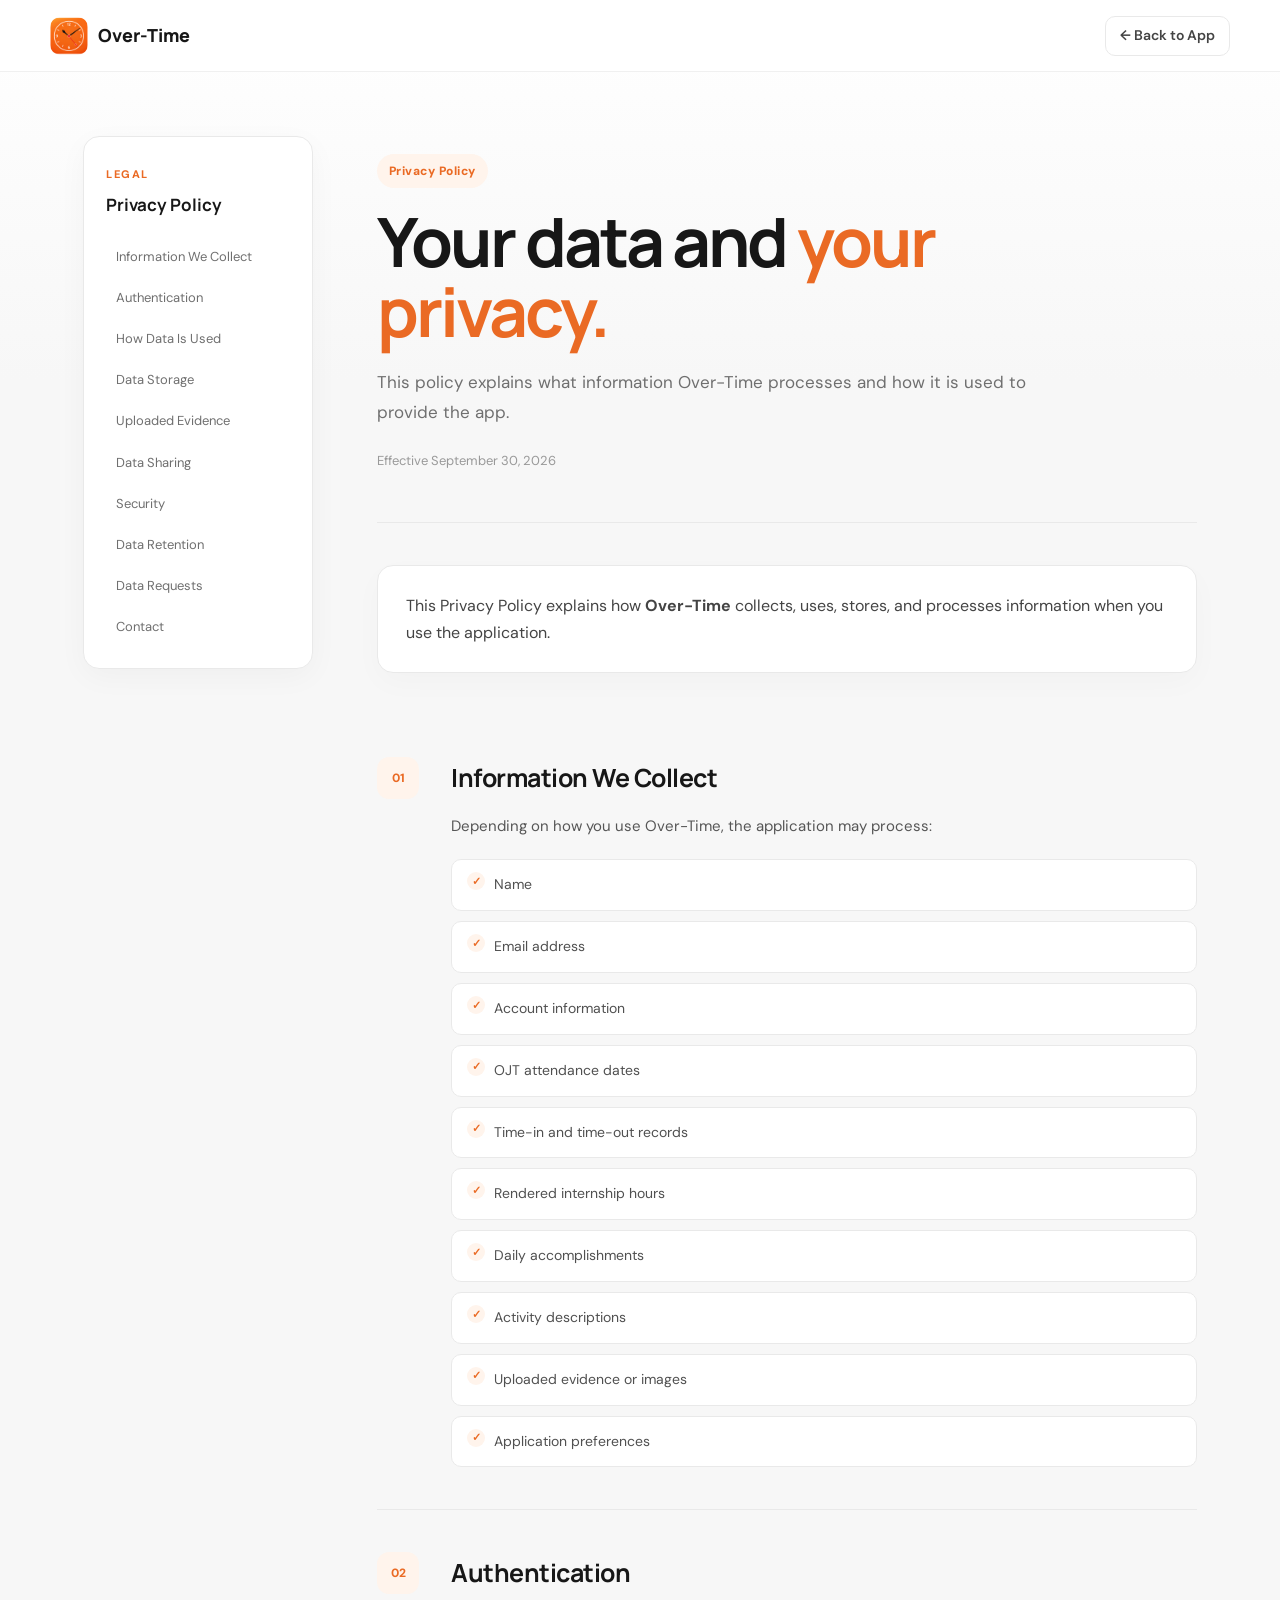
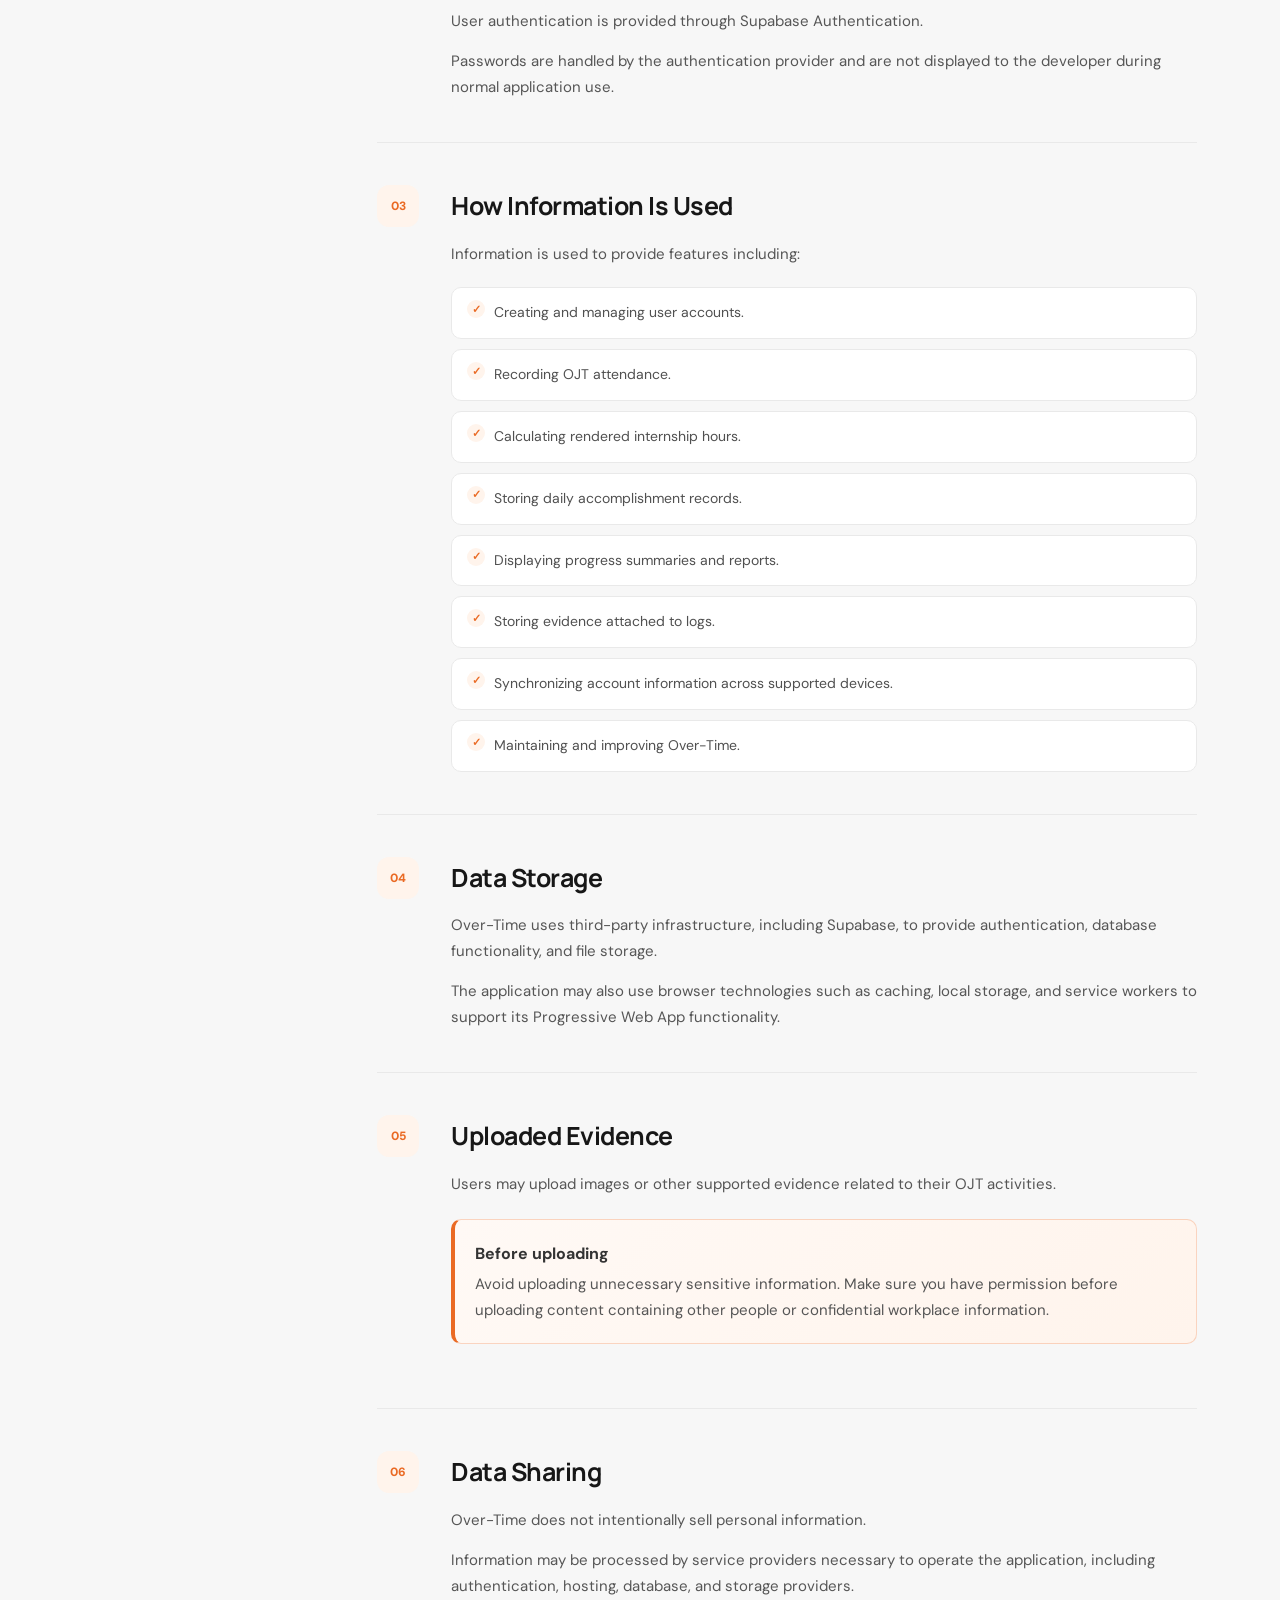
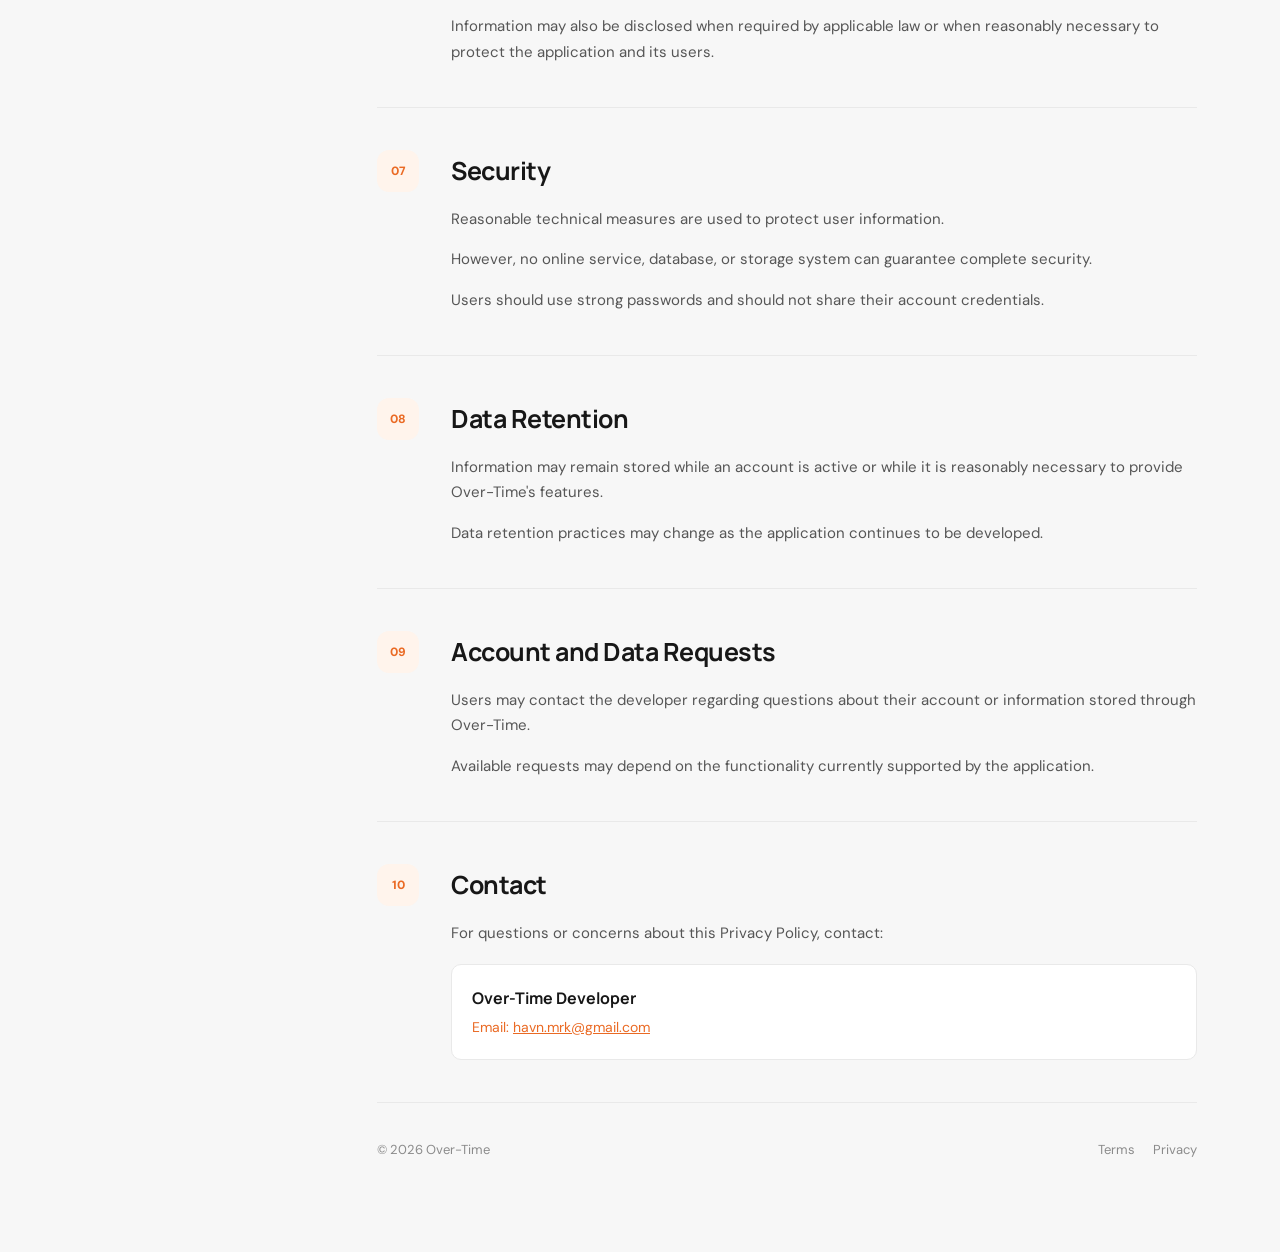
<file: privacy.html>
<!DOCTYPE html>
<html lang="en">

<head>
    <meta charset="UTF-8">

    <meta name="viewport" content="width=device-width, initial-scale=1.0">

    <meta name="theme-color" content="#ea6a24">

    <title>Privacy Policy | Over-Time</title>

    <link rel="icon" type="image/png" href="/icons/icon-192.png">

    <link rel="stylesheet" href="./legal.css">
</head>

<body>

    <header class="legal-navbar">

        <a href="/" class="legal-brand">

            <img src="/icons/icon-192.png" alt="Over-Time logo">

            <span>Over-Time</span>

        </a>

        <a href="/" class="back-link">
            ← Back to App
        </a>

    </header>


    <main class="legal-wrapper">

        <aside class="legal-sidebar">

            <div class="sidebar-card">

                <span class="sidebar-label">
                    LEGAL
                </span>

                <h3>Privacy Policy</h3>

                <nav>
                    <a href="#information">
                        Information We Collect
                    </a>

                    <a href="#authentication">
                        Authentication
                    </a>

                    <a href="#usage">
                        How Data Is Used
                    </a>

                    <a href="#storage">
                        Data Storage
                    </a>

                    <a href="#evidence">
                        Uploaded Evidence
                    </a>

                    <a href="#sharing">
                        Data Sharing
                    </a>

                    <a href="#security">
                        Security
                    </a>

                    <a href="#retention">
                        Data Retention
                    </a>

                    <a href="#requests">
                        Data Requests
                    </a>

                    <a href="#contact">
                        Contact
                    </a>
                </nav>

            </div>

        </aside>


        <article class="legal-content">

            <section class="legal-hero">

                <div class="legal-badge">
                    Privacy Policy
                </div>

                <h1>
                    Your data and
                    <span>your privacy.</span>
                </h1>

                <p>
                    This policy explains what information Over-Time
                    processes and how it is used to provide the app.
                </p>

                <div class="last-updated">
                    Effective September 30, 2026
                </div>

            </section>


            <section class="legal-intro">

                <p>
                    This Privacy Policy explains how
                    <strong>Over-Time</strong> collects, uses,
                    stores, and processes information when
                    you use the application.
                </p>

            </section>


            <section class="legal-section" id="information">

                <span class="section-number">
                    01
                </span>

                <div>

                    <h2>Information We Collect</h2>

                    <p>
                        Depending on how you use Over-Time,
                        the application may process:
                    </p>

                    <ul class="legal-list">

                        <li>Name</li>
                        <li>Email address</li>
                        <li>Account information</li>
                        <li>OJT attendance dates</li>
                        <li>Time-in and time-out records</li>
                        <li>Rendered internship hours</li>
                        <li>Daily accomplishments</li>
                        <li>Activity descriptions</li>
                        <li>Uploaded evidence or images</li>
                        <li>Application preferences</li>

                    </ul>

                </div>

            </section>


            <section class="legal-section" id="authentication">

                <span class="section-number">
                    02
                </span>

                <div>

                    <h2>Authentication</h2>

                    <p>
                        User authentication is provided through
                        Supabase Authentication.
                    </p>

                    <p>
                        Passwords are handled by the authentication
                        provider and are not displayed to the
                        developer during normal application use.
                    </p>

                </div>

            </section>


            <section class="legal-section" id="usage">

                <span class="section-number">
                    03
                </span>

                <div>

                    <h2>How Information Is Used</h2>

                    <p>
                        Information is used to provide features
                        including:
                    </p>

                    <ul class="legal-list">

                        <li>
                            Creating and managing user accounts.
                        </li>

                        <li>
                            Recording OJT attendance.
                        </li>

                        <li>
                            Calculating rendered internship hours.
                        </li>

                        <li>
                            Storing daily accomplishment records.
                        </li>

                        <li>
                            Displaying progress summaries
                            and reports.
                        </li>

                        <li>
                            Storing evidence attached to logs.
                        </li>

                        <li>
                            Synchronizing account information
                            across supported devices.
                        </li>

                        <li>
                            Maintaining and improving Over-Time.
                        </li>

                    </ul>

                </div>

            </section>


            <section class="legal-section" id="storage">

                <span class="section-number">
                    04
                </span>

                <div>

                    <h2>Data Storage</h2>

                    <p>
                        Over-Time uses third-party infrastructure,
                        including Supabase, to provide authentication,
                        database functionality, and file storage.
                    </p>

                    <p>
                        The application may also use browser
                        technologies such as caching, local storage,
                        and service workers to support its
                        Progressive Web App functionality.
                    </p>

                </div>

            </section>


            <section class="legal-section" id="evidence">

                <span class="section-number">
                    05
                </span>

                <div>

                    <h2>Uploaded Evidence</h2>

                    <p>
                        Users may upload images or other supported
                        evidence related to their OJT activities.
                    </p>

                    <div class="notice-card">

                        <strong>Before uploading</strong>

                        <p>
                            Avoid uploading unnecessary sensitive
                            information. Make sure you have permission
                            before uploading content containing
                            other people or confidential workplace
                            information.
                        </p>

                    </div>

                </div>

            </section>


            <section class="legal-section" id="sharing">

                <span class="section-number">
                    06
                </span>

                <div>

                    <h2>Data Sharing</h2>

                    <p>
                        Over-Time does not intentionally sell
                        personal information.
                    </p>

                    <p>
                        Information may be processed by service
                        providers necessary to operate the application,
                        including authentication, hosting,
                        database, and storage providers.
                    </p>

                    <p>
                        Information may also be disclosed when required
                        by applicable law or when reasonably necessary
                        to protect the application and its users.
                    </p>

                </div>

            </section>


            <section class="legal-section" id="security">

                <span class="section-number">
                    07
                </span>

                <div>

                    <h2>Security</h2>

                    <p>
                        Reasonable technical measures are used
                        to protect user information.
                    </p>

                    <p>
                        However, no online service, database,
                        or storage system can guarantee complete
                        security.
                    </p>

                    <p>
                        Users should use strong passwords and
                        should not share their account credentials.
                    </p>

                </div>

            </section>


            <section class="legal-section" id="retention">

                <span class="section-number">
                    08
                </span>

                <div>

                    <h2>Data Retention</h2>

                    <p>
                        Information may remain stored while an
                        account is active or while it is reasonably
                        necessary to provide Over-Time's features.
                    </p>

                    <p>
                        Data retention practices may change as
                        the application continues to be developed.
                    </p>

                </div>

            </section>


            <section class="legal-section" id="requests">

                <span class="section-number">
                    09
                </span>

                <div>

                    <h2>Account and Data Requests</h2>

                    <p>
                        Users may contact the developer regarding
                        questions about their account or information
                        stored through Over-Time.
                    </p>

                    <p>
                        Available requests may depend on the
                        functionality currently supported by
                        the application.
                    </p>

                </div>

            </section>


            <section class="legal-section" id="contact">

                <span class="section-number">
                    10
                </span>

                <div>

                    <h2>Contact</h2>

                    <p>
                        For questions or concerns about this
                        Privacy Policy, contact:
                    </p>

                    <div class="contact-card">

                        <strong>Over-Time Developer</strong>
                        <span>
                            Email:
                            <a href="mailto:havn.mrk@gmail.com">
                                havn.mrk@gmail.com
                            </a>
                        </span>
                    </div>

                </div>

            </section>


            <footer class="legal-footer">

                <p>
                    © 2026 Over-Time
                </p>

                <div>

                    <a href="/terms.html">
                        Terms
                    </a>

                    <a href="/privacy.html">
                        Privacy
                    </a>

                </div>

            </footer>

        </article>

    </main>

</body>

</html>
</file>
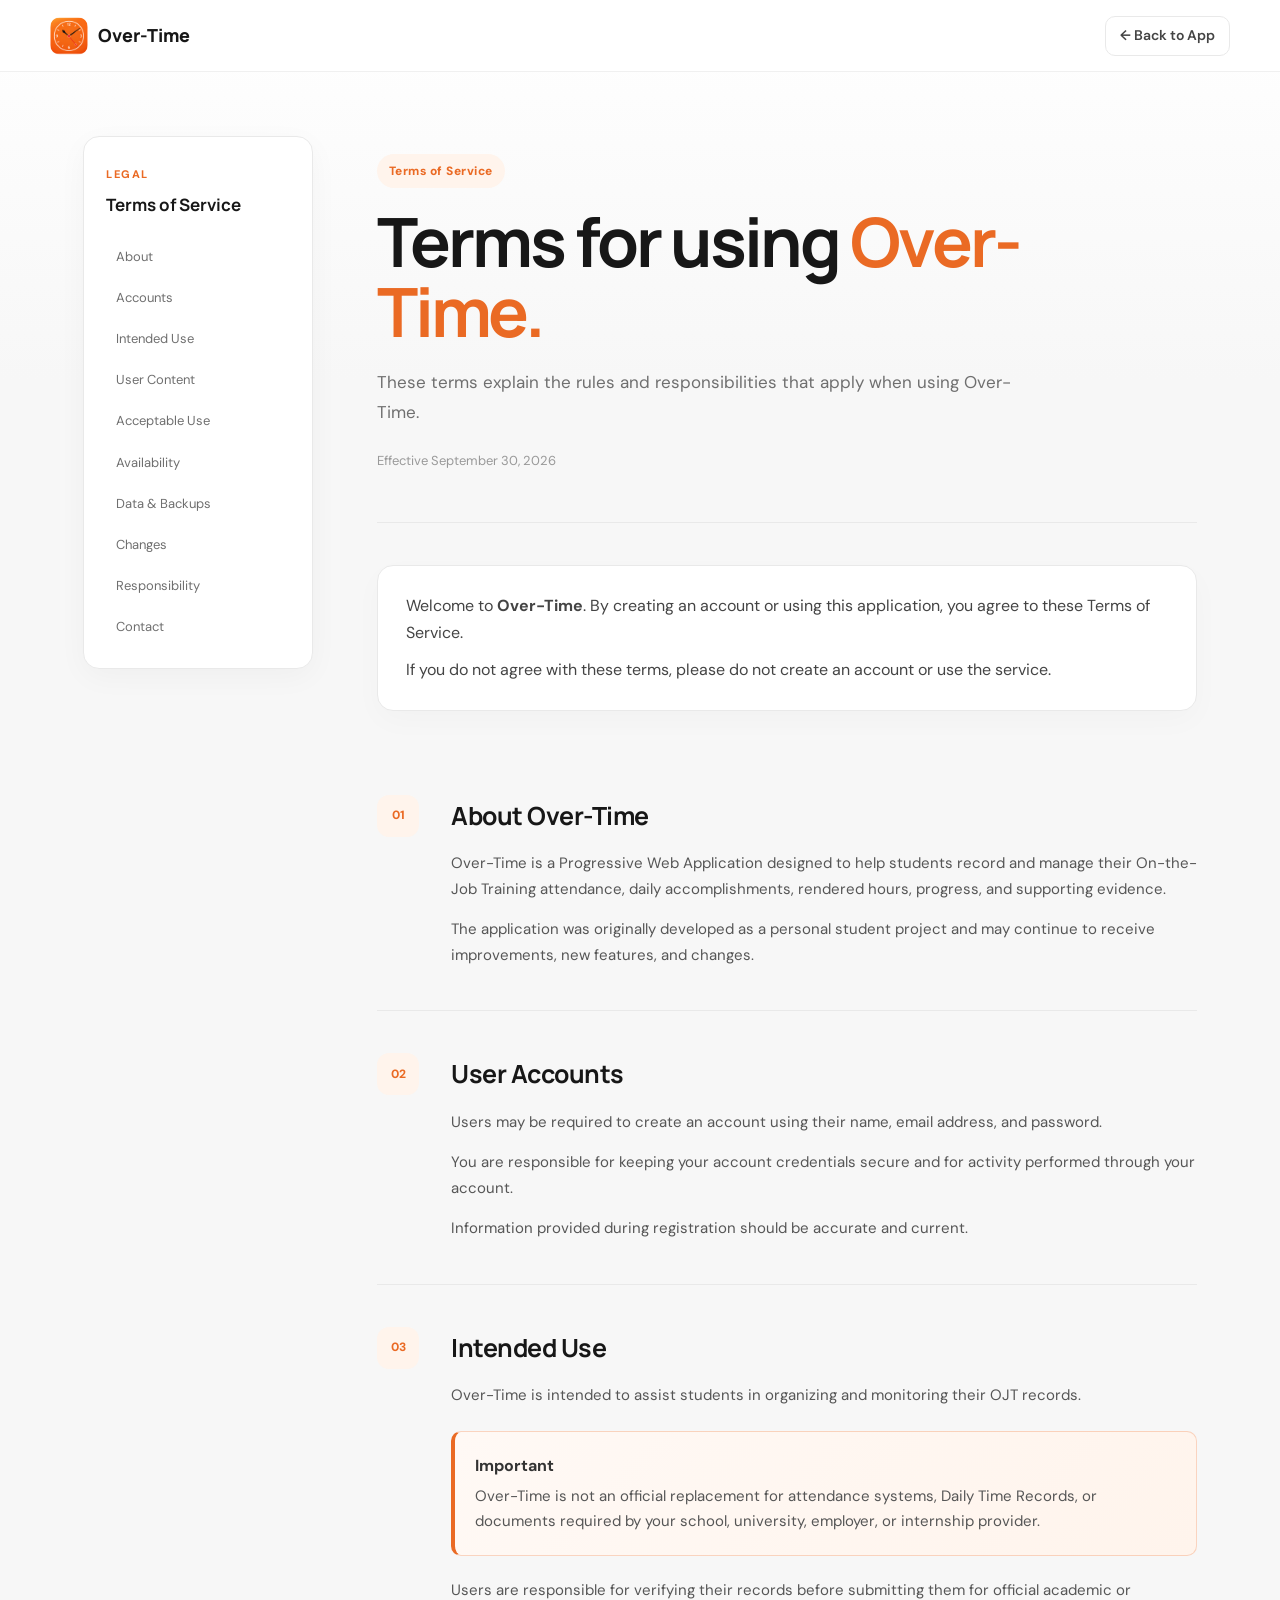
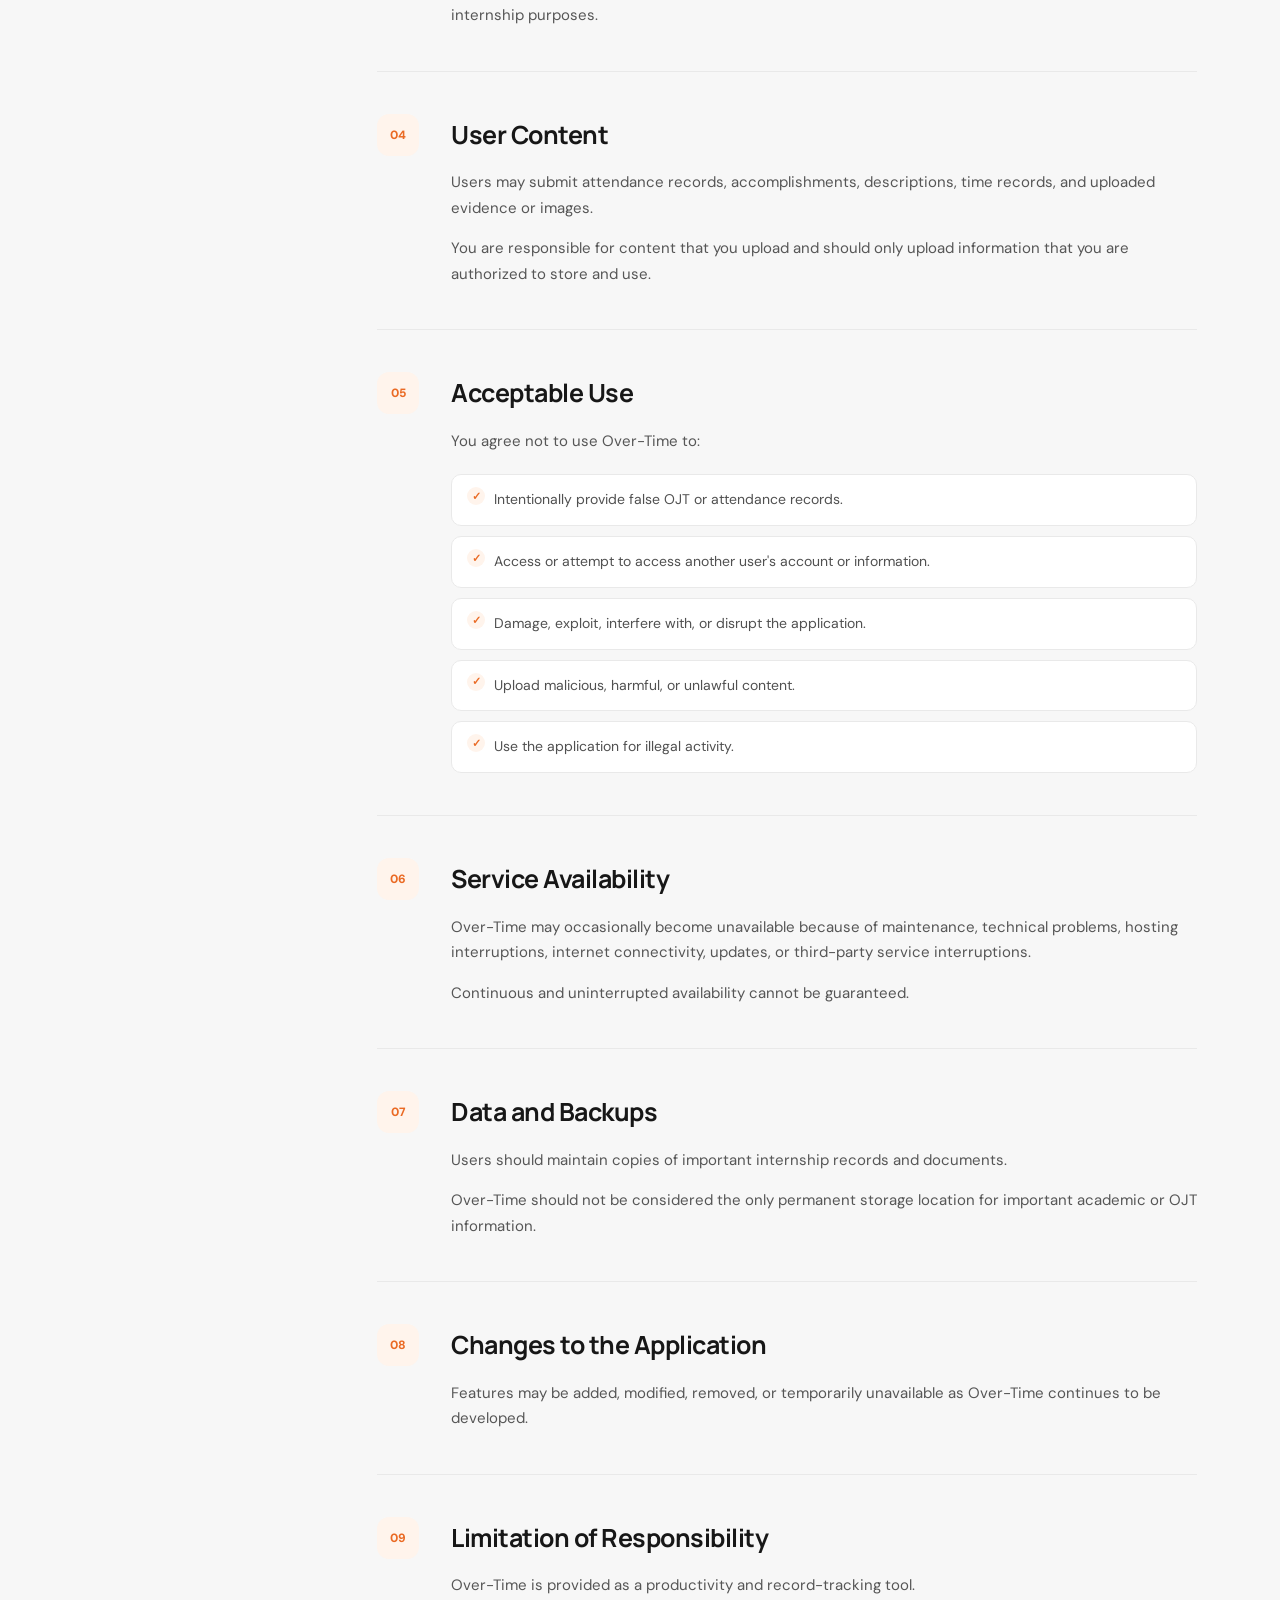
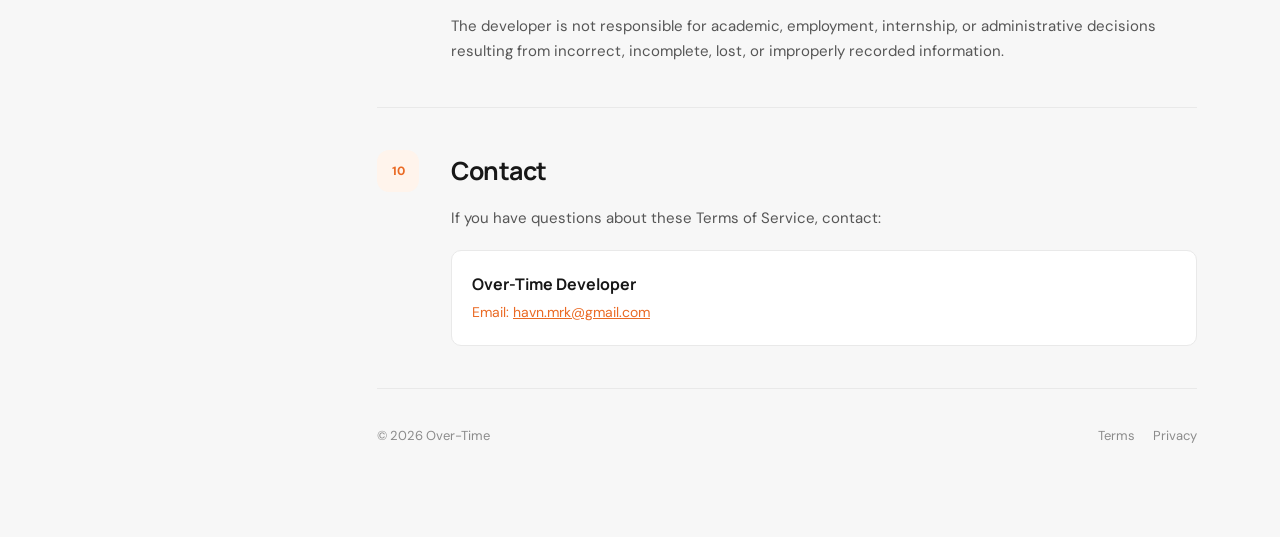
<file: terms.html>
<!DOCTYPE html>
<html lang="en">

<head>
    <meta charset="UTF-8">

    <meta name="viewport" content="width=device-width, initial-scale=1.0">

    <meta name="theme-color" content="#ea6a24">

    <title>Terms of Service | Over-Time</title>

    <link rel="icon" type="image/png" href="/icons/icon-192.png">

    <link rel="stylesheet" href="./legal.css">
</head>

<body>

    <header class="legal-navbar">

        <a href="/" class="legal-brand">
            <img src="/icons/icon-192.png" alt="Over-Time logo">

            <span>Over-Time</span>
        </a>

        <a href="/" class="back-link">
            ← Back to App
        </a>

    </header>


    <main class="legal-wrapper">

        <aside class="legal-sidebar">

            <div class="sidebar-card">

                <span class="sidebar-label">
                    LEGAL
                </span>

                <h3>Terms of Service</h3>

                <nav>
                    <a href="#about">About</a>
                    <a href="#accounts">Accounts</a>
                    <a href="#use">Intended Use</a>
                    <a href="#content">User Content</a>
                    <a href="#acceptable-use">Acceptable Use</a>
                    <a href="#availability">Availability</a>
                    <a href="#data">Data & Backups</a>
                    <a href="#changes">Changes</a>
                    <a href="#responsibility">
                        Responsibility
                    </a>
                    <a href="#contact">Contact</a>
                </nav>

            </div>

        </aside>


        <article class="legal-content">

            <section class="legal-hero">

                <div class="legal-badge">
                    Terms of Service
                </div>

                <h1>
                    Terms for using
                    <span>Over-Time.</span>
                </h1>

                <p>
                    These terms explain the rules and responsibilities
                    that apply when using Over-Time.
                </p>

                <div class="last-updated">
                    Effective September 30, 2026
                </div>

            </section>


            <section class="legal-intro">

                <p>
                    Welcome to <strong>Over-Time</strong>.
                    By creating an account or using this application,
                    you agree to these Terms of Service.
                </p>

                <p>
                    If you do not agree with these terms,
                    please do not create an account or use the service.
                </p>

            </section>


            <section class="legal-section" id="about">

                <span class="section-number">
                    01
                </span>

                <div>

                    <h2>About Over-Time</h2>

                    <p>
                        Over-Time is a Progressive Web Application
                        designed to help students record and manage
                        their On-the-Job Training attendance,
                        daily accomplishments, rendered hours,
                        progress, and supporting evidence.
                    </p>

                    <p>
                        The application was originally developed
                        as a personal student project and may
                        continue to receive improvements,
                        new features, and changes.
                    </p>

                </div>

            </section>


            <section class="legal-section" id="accounts">

                <span class="section-number">
                    02
                </span>

                <div>

                    <h2>User Accounts</h2>

                    <p>
                        Users may be required to create an account
                        using their name, email address, and password.
                    </p>

                    <p>
                        You are responsible for keeping your account
                        credentials secure and for activity performed
                        through your account.
                    </p>

                    <p>
                        Information provided during registration
                        should be accurate and current.
                    </p>

                </div>

            </section>


            <section class="legal-section" id="use">

                <span class="section-number">
                    03
                </span>

                <div>

                    <h2>Intended Use</h2>

                    <p>
                        Over-Time is intended to assist students
                        in organizing and monitoring their OJT records.
                    </p>

                    <div class="notice-card">

                        <strong>Important</strong>

                        <p>
                            Over-Time is not an official replacement
                            for attendance systems, Daily Time Records,
                            or documents required by your school,
                            university, employer, or internship provider.
                        </p>

                    </div>

                    <p>
                        Users are responsible for verifying their
                        records before submitting them for official
                        academic or internship purposes.
                    </p>

                </div>

            </section>


            <section class="legal-section" id="content">

                <span class="section-number">
                    04
                </span>

                <div>

                    <h2>User Content</h2>

                    <p>
                        Users may submit attendance records,
                        accomplishments, descriptions, time records,
                        and uploaded evidence or images.
                    </p>

                    <p>
                        You are responsible for content that you
                        upload and should only upload information
                        that you are authorized to store and use.
                    </p>

                </div>

            </section>


            <section class="legal-section" id="acceptable-use">

                <span class="section-number">
                    05
                </span>

                <div>

                    <h2>Acceptable Use</h2>

                    <p>
                        You agree not to use Over-Time to:
                    </p>

                    <ul class="legal-list">

                        <li>
                            Intentionally provide false OJT
                            or attendance records.
                        </li>

                        <li>
                            Access or attempt to access another
                            user's account or information.
                        </li>

                        <li>
                            Damage, exploit, interfere with,
                            or disrupt the application.
                        </li>

                        <li>
                            Upload malicious, harmful,
                            or unlawful content.
                        </li>

                        <li>
                            Use the application for illegal activity.
                        </li>

                    </ul>

                </div>

            </section>


            <section class="legal-section" id="availability">

                <span class="section-number">
                    06
                </span>

                <div>

                    <h2>Service Availability</h2>

                    <p>
                        Over-Time may occasionally become unavailable
                        because of maintenance, technical problems,
                        hosting interruptions, internet connectivity,
                        updates, or third-party service interruptions.
                    </p>

                    <p>
                        Continuous and uninterrupted availability
                        cannot be guaranteed.
                    </p>

                </div>

            </section>


            <section class="legal-section" id="data">

                <span class="section-number">
                    07
                </span>

                <div>

                    <h2>Data and Backups</h2>

                    <p>
                        Users should maintain copies of important
                        internship records and documents.
                    </p>

                    <p>
                        Over-Time should not be considered the only
                        permanent storage location for important
                        academic or OJT information.
                    </p>

                </div>

            </section>


            <section class="legal-section" id="changes">

                <span class="section-number">
                    08
                </span>

                <div>

                    <h2>Changes to the Application</h2>

                    <p>
                        Features may be added, modified, removed,
                        or temporarily unavailable as Over-Time
                        continues to be developed.
                    </p>

                </div>

            </section>


            <section class="legal-section" id="responsibility">

                <span class="section-number">
                    09
                </span>

                <div>

                    <h2>Limitation of Responsibility</h2>

                    <p>
                        Over-Time is provided as a productivity
                        and record-tracking tool.
                    </p>

                    <p>
                        The developer is not responsible for academic,
                        employment, internship, or administrative
                        decisions resulting from incorrect,
                        incomplete, lost, or improperly recorded
                        information.
                    </p>

                </div>

            </section>


            <section class="legal-section" id="contact">

                <span class="section-number">
                    10
                </span>

                <div>

                    <h2>Contact</h2>

                    <p>
                        If you have questions about these
                        Terms of Service, contact:
                    </p>

                    <div class="contact-card">

                        <strong>Over-Time Developer</strong>

                        <span>
                            Email:
                            <a href="mailto:havn.mrk@gmail.com">
                                havn.mrk@gmail.com
                            </a>
                        </span>

                    </div>

                </div>

            </section>


            <footer class="legal-footer">

                <p>
                    © 2026 Over-Time
                </p>

                <div>
                    <a href="/terms.html">
                        Terms
                    </a>

                    <a href="/privacy.html">
                        Privacy
                    </a>
                </div>

            </footer>

        </article>

    </main>

</body>

</html>
</file>
<file: legal.css>
@import url('https://fonts.googleapis.com/css2?family=DM+Sans:wght@400;500;600;700&family=Manrope:wght@600;700;800&display=swap'
);


:root {
    --orange: #ea6a24;
    --orange-dark: #cf5718;
    --orange-soft: #fff4ec;

    --text: #171717;
    --muted: #6f6f6f;
    --border: #e9e9e9;

    --background: #f7f7f7;
    --surface: #ffffff;

    --radius-sm: 10px;
    --radius-md: 16px;
    --radius-lg: 24px;

    --shadow:
        0 14px 40px rgba(0, 0, 0, 0.06);
}


* {
    box-sizing: border-box;
}


html {
    scroll-behavior: smooth;
}


body {
    margin: 0;

    background:
        linear-gradient(180deg,
            #ffffff 0%,
            var(--background) 380px);

    color: var(--text);

    font-family:
        'DM Sans',
        sans-serif;

    line-height: 1.7;
}


a {
    color: inherit;
}


.legal-navbar {
    position: sticky;
    top: 0;
    z-index: 100;

    min-height: 72px;

    display: flex;
    align-items: center;
    justify-content: space-between;

    padding:
        0 max(24px, calc((100vw - 1180px) / 2));

    background:
        rgba(255, 255, 255, 0.88);

    border-bottom:
        1px solid rgba(0, 0, 0, 0.06);

    backdrop-filter:
        blur(18px);
}


.legal-brand {
    display: flex;
    align-items: center;

    gap: 10px;

    text-decoration: none;
}


.legal-brand img {
    width: 38px;
    height: 38px;

    border-radius: 10px;

    object-fit: contain;
}


.legal-brand span {
    font-family:
        'Manrope',
        sans-serif;

    font-size: 18px;
    font-weight: 800;
}


.back-link {
    display: inline-flex;
    align-items: center;

    min-height: 40px;

    padding: 0 14px;

    border:
        1px solid var(--border);

    border-radius: 10px;

    background: #ffffff;

    color: #444;

    font-size: 14px;
    font-weight: 600;

    text-decoration: none;

    transition: 0.2s ease;
}


.back-link:hover {
    color: var(--orange);

    border-color:
        rgba(234, 106, 36, 0.4);

    transform:
        translateY(-1px);
}


.legal-wrapper {
    width: min(1180px, calc(100% - 40px));

    margin: 0 auto;

    display: grid;

    grid-template-columns:
        230px minmax(0, 820px);

    justify-content: center;

    gap: 64px;

    padding: 64px 0 80px;
}


.legal-sidebar {
    position: relative;
}


.sidebar-card {
    position: sticky;
    top: 105px;

    padding: 22px;

    background: var(--surface);

    border:
        1px solid var(--border);

    border-radius:
        var(--radius-md);

    box-shadow:
        0 8px 30px rgba(0, 0, 0, 0.035);
}


.sidebar-label {
    color: var(--orange);

    font-size: 11px;
    font-weight: 800;

    letter-spacing: 0.14em;
}


.sidebar-card h3 {
    margin:
        5px 0 18px;

    font-family:
        'Manrope',
        sans-serif;

    font-size: 17px;
}


.sidebar-card nav {
    display: grid;

    gap: 3px;
}


.sidebar-card nav a {
    padding: 8px 10px;

    border-radius: 8px;

    color: var(--muted);

    font-size: 13px;

    text-decoration: none;

    transition: 0.15s ease;
}


.sidebar-card nav a:hover {
    color: var(--orange);

    background:
        var(--orange-soft);
}


.legal-content {
    min-width: 0;
}


.legal-hero {
    padding:
        18px 0 50px;

    border-bottom:
        1px solid var(--border);
}


.legal-badge {
    display: inline-flex;

    padding:
        7px 12px;

    margin-bottom:
        18px;

    border-radius:
        999px;

    background:
        var(--orange-soft);

    color:
        var(--orange);

    font-size:
        12px;

    font-weight:
        800;

    letter-spacing:
        0.04em;
}


.legal-hero h1 {
    max-width:
        680px;

    margin:
        0;

    font-family:
        'Manrope',
        sans-serif;

    font-size:
        clamp(42px, 6vw, 68px);

    line-height:
        1.03;

    letter-spacing:
        -0.045em;
}


.legal-hero h1 span {
    color:
        var(--orange);
}


.legal-hero>p {
    max-width:
        650px;

    margin:
        22px 0 0;

    color:
        var(--muted);

    font-size:
        17px;

    line-height:
        1.75;
}


.last-updated {
    margin-top:
        22px;

    color:
        #999;

    font-size:
        13px;
}


.legal-intro {
    margin:
        42px 0;

    padding:
        26px 28px;

    background:
        var(--surface);

    border:
        1px solid var(--border);

    border-radius:
        var(--radius-md);

    box-shadow:
        0 10px 30px rgba(0, 0, 0, 0.025);
}


.legal-intro p {
    margin:
        0 0 10px;

    color:
        #444;

    font-size:
        16px;
}


.legal-intro p:last-child {
    margin-bottom:
        0;
}


.legal-section {
    display:
        grid;

    grid-template-columns:
        52px 1fr;

    gap:
        22px;

    padding:
        42px 0;

    border-bottom:
        1px solid var(--border);

    scroll-margin-top:
        100px;
}


.section-number {
    width:
        42px;

    height:
        42px;

    display:
        flex;

    align-items:
        center;

    justify-content:
        center;

    border-radius:
        12px;

    background:
        var(--orange-soft);

    color:
        var(--orange);

    font-size:
        12px;

    font-weight:
        800;
}


.legal-section h2 {
    margin:
        0 0 14px;

    font-family:
        'Manrope',
        sans-serif;

    font-size:
        25px;

    letter-spacing:
        -0.02em;
}


.legal-section p {
    margin:
        0 0 15px;

    color:
        #565656;

    font-size:
        15px;
}


.legal-section p:last-child {
    margin-bottom:
        0;
}


.legal-list {
    display:
        grid;

    gap:
        10px;

    margin:
        20px 0 0;

    padding:
        0;

    list-style:
        none;
}


.legal-list li {
    position:
        relative;

    padding:
        13px 15px 13px 42px;

    background:
        var(--surface);

    border:
        1px solid var(--border);

    border-radius:
        var(--radius-sm);

    color:
        #505050;

    font-size:
        14px;
}


.legal-list li::before {
    content:
        "✓";

    position:
        absolute;

    left:
        15px;

    top:
        12px;

    width:
        18px;

    height:
        18px;

    display:
        flex;

    align-items:
        center;

    justify-content:
        center;

    border-radius:
        50%;

    background:
        var(--orange-soft);

    color:
        var(--orange);

    font-size:
        11px;

    font-weight:
        800;
}


.notice-card {
    margin:
        22px 0;

    padding:
        20px;

    border:
        1px solid rgba(234, 106, 36, 0.25);

    border-left:
        4px solid var(--orange);

    border-radius:
        var(--radius-sm);

    background:
        linear-gradient(135deg,
            #fff9f5,
            #fff4ec);
}


.notice-card strong {
    display:
        block;

    margin-bottom:
        5px;

    color:
        #333;
}


.notice-card p {
    margin:
        0;
}


.contact-card {
    display:
        flex;

    flex-direction:
        column;

    gap:
        3px;

    margin-top:
        18px;

    padding:
        20px;

    background:
        var(--surface);

    border:
        1px solid var(--border);

    border-radius:
        var(--radius-sm);
}


.contact-card strong {
    font-family:
        'Manrope',
        sans-serif;
}


.contact-card span {
    color:
        var(--orange);

    font-size:
        14px;
}


.legal-footer {
    display:
        flex;

    align-items:
        center;

    justify-content:
        space-between;

    gap:
        20px;

    padding:
        36px 0 10px;

    color:
        #8b8b8b;

    font-size:
        13px;
}


.legal-footer p {
    margin:
        0;
}


.legal-footer div {
    display:
        flex;

    gap:
        18px;
}


.legal-footer a {
    text-decoration:
        none;
}


.legal-footer a:hover {
    color:
        var(--orange);
}


@media (max-width: 900px) {

    .legal-wrapper {
        grid-template-columns:
            1fr;

        gap:
            0;

        width:
            min(760px, calc(100% - 34px));

        padding-top:
            42px;
    }


    .legal-sidebar {
        display:
            none;
    }

}


@media (max-width: 600px) {

    .legal-navbar {
        min-height:
            64px;

        padding:
            0 18px;
    }


    .legal-brand img {
        width:
            34px;

        height:
            34px;
    }


    .legal-brand span {
        font-size:
            16px;
    }


    .back-link {
        min-height:
            36px;

        padding:
            0 11px;

        font-size:
            12px;
    }


    .legal-wrapper {
        width:
            calc(100% - 30px);

        padding:
            32px 0 50px;
    }


    .legal-hero {
        padding-top:
            8px;

        padding-bottom:
            36px;
    }


    .legal-hero h1 {
        font-size:
            40px;
    }


    .legal-hero>p {
        font-size:
            15px;
    }


    .legal-intro {
        margin:
            28px 0;

        padding:
            20px;
    }


    .legal-section {
        grid-template-columns:
            1fr;

        gap:
            14px;

        padding:
            32px 0;
    }


    .legal-section h2 {
        font-size:
            22px;
    }


    .legal-footer {
        align-items:
            flex-start;

        flex-direction:
            column;
    }

}
</file>
